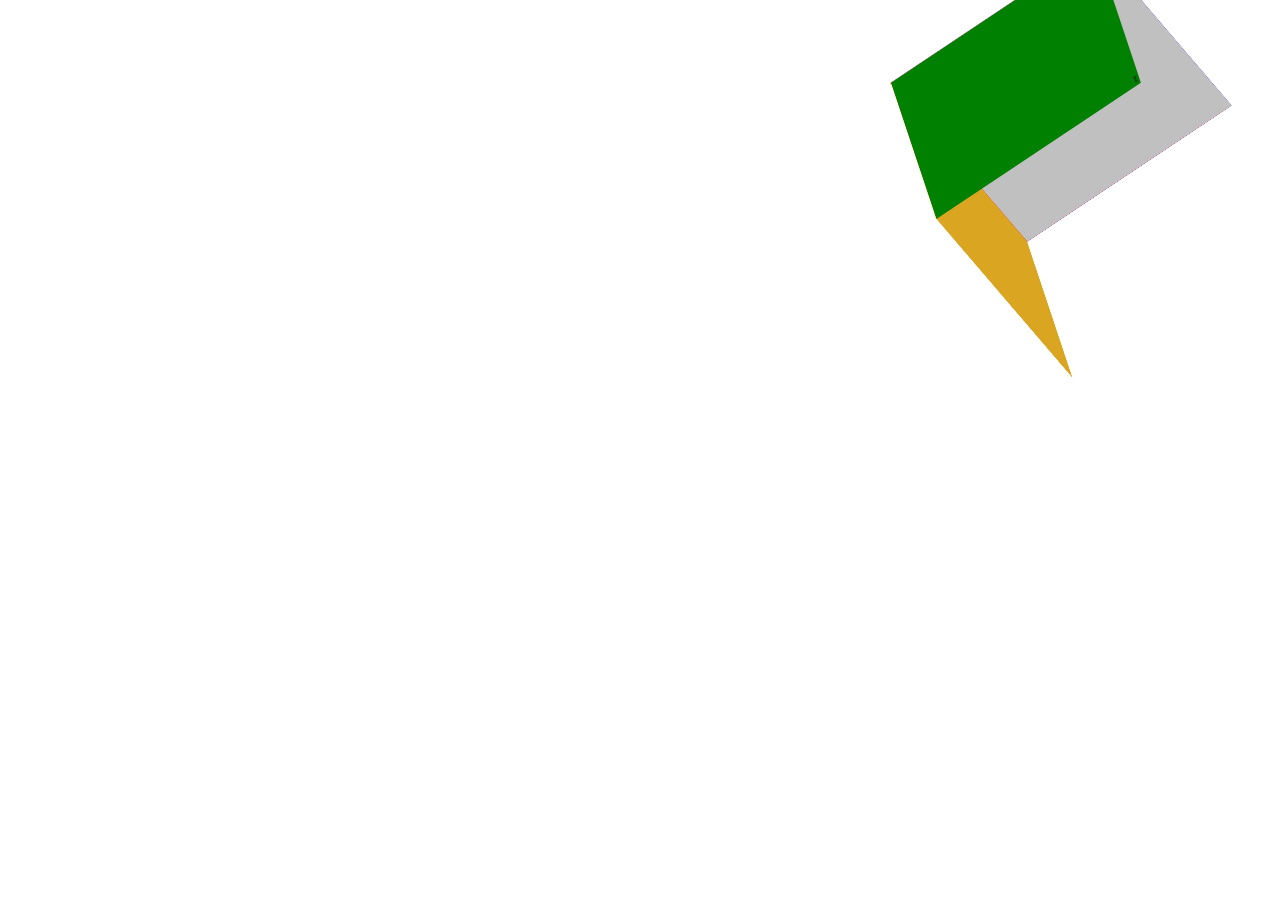
<file: Cube/index.html>
<!DOCTYPE html>
<!--[if lt IE 7]>      <html class="no-js lt-ie9 lt-ie8 lt-ie7"> <![endif]-->
<!--[if IE 7]>         <html class="no-js lt-ie9 lt-ie8"> <![endif]-->
<!--[if IE 8]>         <html class="no-js lt-ie9"> <![endif]-->
<!--[if gt IE 8]><!--> <html class="no-js"> <!--<![endif]-->
    <head>
        <meta charset="utf-8">
        <meta http-equiv="X-UA-Compatible" content="IE=edge">
        <title></title>
        <meta name="description" content="">
        <meta name="viewport" content="width=device-width, initial-scale=1">

        <!-- Place favicon.ico and apple-touch-icon.png in the root directory -->

        <link rel="stylesheet" href="css/normalize.css">
        <link rel="stylesheet" href="css/main.css">
        <script src="js/vendor/modernizr-2.6.2.min.js"></script>
    </head>
    <body>
        <div class="wrap">
            <div class="cube">
                <div class="face size1">1</div>
                <div class="face size2">2</div>
                <div class="face size3">3</div>
                <div class="face size4">4</div>
                <div class="face size5">5</div>
            </div>
        </div>

        <script src="//ajax.googleapis.com/ajax/libs/jquery/1.10.2/jquery.min.js"></script>
        <script>window.jQuery || document.write('<script src="js/vendor/jquery-1.10.2.min.js"><\/script>')</script>
        <script src="js/plugins.js"></script>
        <script src="js/main.js"></script>

        <!-- Google Analytics: change UA-XXXXX-X to be your site's ID. -->
        <script>
            (function(b,o,i,l,e,r){b.GoogleAnalyticsObject=l;b[l]||(b[l]=
            function(){(b[l].q=b[l].q||[]).push(arguments)});b[l].l=+new Date;
            e=o.createElement(i);r=o.getElementsByTagName(i)[0];
            e.src='//www.google-analytics.com/analytics.js';
            r.parentNode.insertBefore(e,r)}(window,document,'script','ga'));
            ga('create','UA-XXXXX-X');ga('send','pageview');
        </script>
    </body>
</html>
</file>
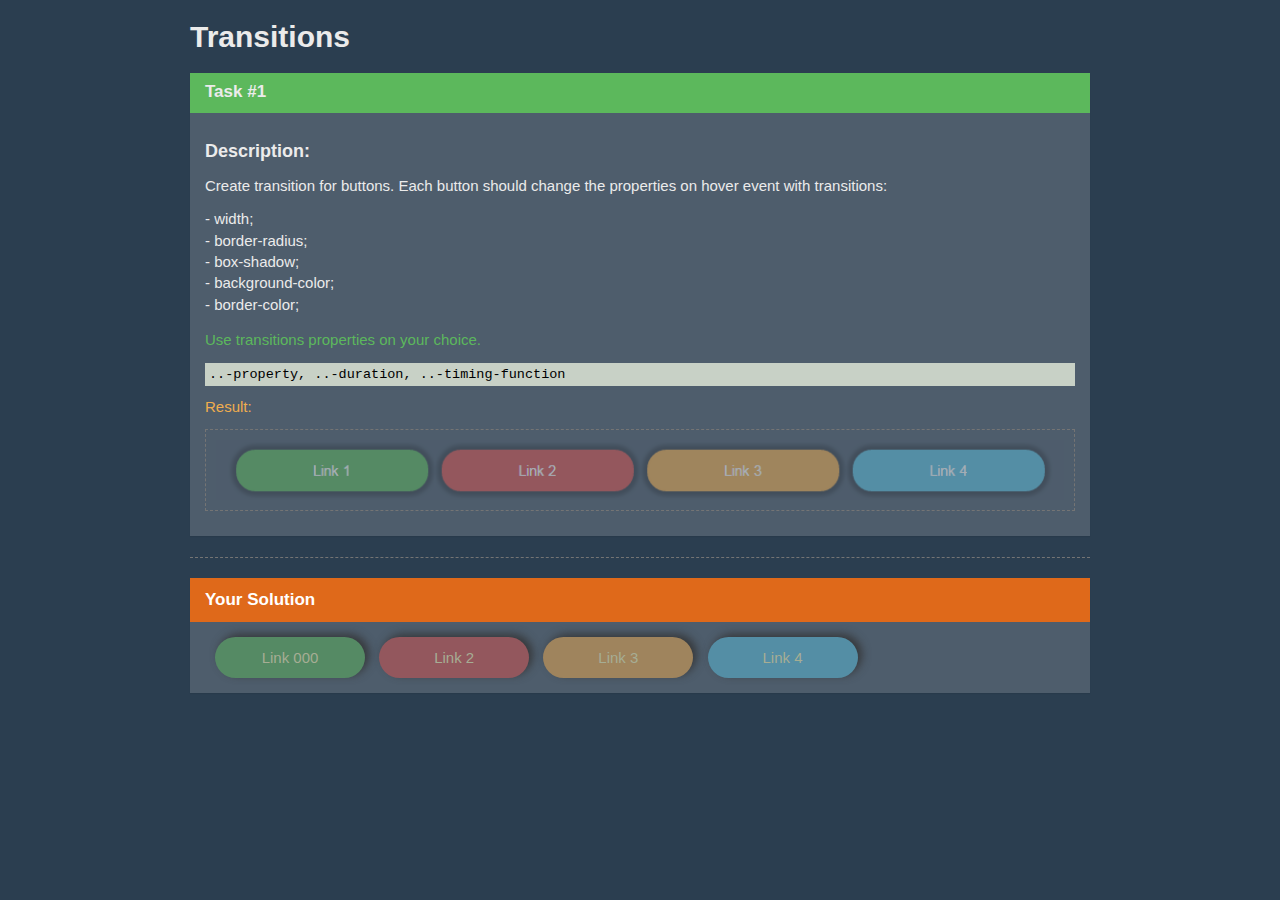
<file: Animation/task-01.html>
<!DOCTYPE html>
<html lang="en">
<head>
  <meta charset="utf-8">
  <title>Animation, Transitions, Transforms</title>
  <link media="all" rel="stylesheet" href="css/basicstyles/bootstrap.css">
  <link media="all" rel="stylesheet" href="css/basicstyles/all.css">
  <link media="all" rel="stylesheet" href="css/task-01.css">
  <script src="js/jquery-1.8.3.min.js"></script>
  <script src="js/main.js"></script>
</head>
<body>
<!-- wrapper -->
<div id="wrapper">
  <!-- header -->
  <header>
    <h1>Transitions</h1>
  </header>
  <!-- main -->
  <div id="main">
    <div class="panel panel-success">
      <div class="panel-heading">
        <h2 class="panel-title">Task #1</h2>
      </div>
      <div class="panel-body">
        <h3>Description:</h3>
        <p>Create transition for buttons.
          Each button should change the properties on hover event with transitions:</p>
          <ul>
            <li> - width;</li>
            <li>- border-radius;</li>
            <li> - box-shadow;</li>
            <li>- background-color;</li>
            <li> - border-color;</li>
          </ul>
        <p  class="text-success">Use transitions properties on your choice.</p>
        <code>
          ..-property, ..-duration, ..-timing-function
        </code>
        <p class="text-warning">Result:</p>
        <div class="example-result">
          <img src="images/img1.png">
        </div>
      </div>
    </div>
  </div>
  <span class="separator"></span>
  <div class="panel panel-primary">
    <div class="panel-heading">
      <h3 class="panel-title">Your Solution</h3>
    </div>
    <div class="panel-body">
      <a class="button btn-green">Link 000</a>
      <a class="button btn-red">Link 2</a>
      <a class="button btn-yellow">Link 3</a>
      <a class="button btn-blue">Link 4</a>
    </div>
  </div>
  <footer>
    <!-- there will be footer -->
  </footer>
</div>
</body>
</html>
</file>
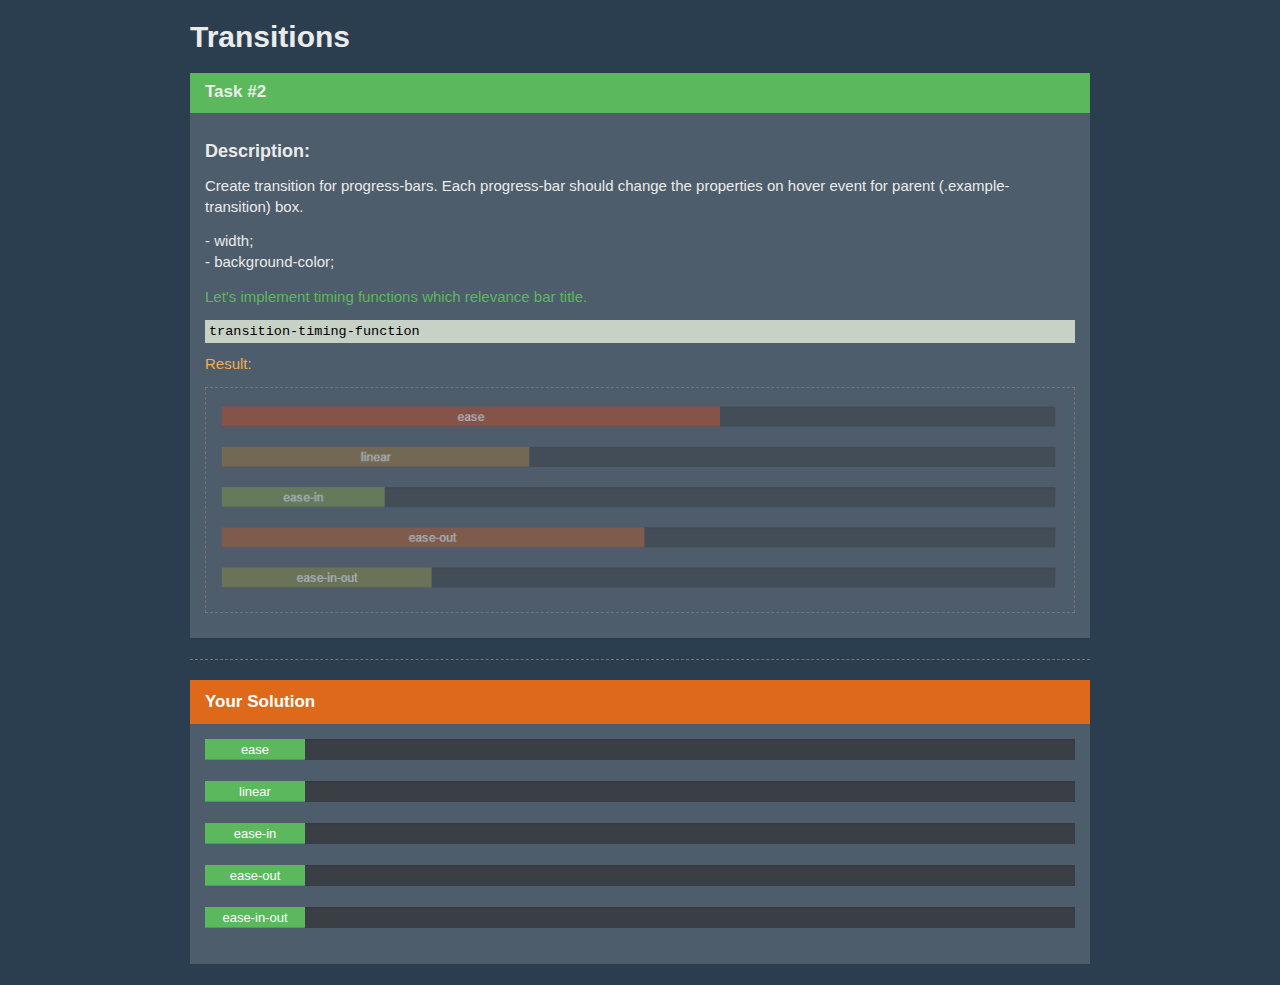
<file: Animation/task-02.html>
<!DOCTYPE html>
<html lang="en">
<head>
  <meta charset="utf-8">
  <title>Animation, Transitions, Transforms</title>
  <link media="all" rel="stylesheet" href="css/basicstyles/bootstrap.css">
  <link media="all" rel="stylesheet" href="css/basicstyles/all.css">
  <link media="all" rel="stylesheet" href="css/task-02.css">
  <script src="js/jquery-1.8.3.min.js"></script>
  <script src="js/main.js"></script>
</head>
<body>
<!-- wrapper -->
<div id="wrapper">
  <!-- header -->
  <header>
    <h1>Transitions</h1>
  </header>
  <!-- main -->
  <div id="main">
    <div class="panel panel-success">
      <div class="panel-heading">
        <h2 class="panel-title">Task #2</h2>
      </div>
      <div class="panel-body">
        <h3>Description:</h3>
        <p>Create transition for progress-bars.
          Each  progress-bar should change the properties on hover event for parent (.example-transition) box.</p>
        <ul>
          <li> - width;</li>
          <li>- background-color;</li>
        </ul>
        <p class="text-success">Let's implement timing functions which relevance bar title.</p>
        <code>
          transition-timing-function
        </code>
        <p class="text-warning">Result:</p>
        <div class="example-result">
          <img src="images/img2.png">
        </div>
      </div>
    </div>
  </div>
  <span class="separator"></span>
  <div class="panel panel-primary">
    <div class="panel-heading">
      <h3 class="panel-title">Your Solution</h3>
    </div>
    <div class="panel-body">
      <div class="example-transition">
        <div class="progress">
          <div class="progress-bar progress-bar-success ease">ease</div>
        </div>
        <div class="progress">
          <div class="progress-bar progress-bar-success linear">linear</div>
        </div>
        <div class="progress">
          <div class="progress-bar progress-bar-success easein">ease-in</div>
        </div>
        <div class="progress">
          <div class="progress-bar progress-bar-success easeout">ease-out</div>
        </div>
        <div class="progress">
          <div class="progress-bar progress-bar-success easeinout">ease-in-out</div>
        </div>
      </div>
    </div>
  </div>
  <footer>
    <!-- there will be footer -->
  </footer>
</div>
</body>
</html>
</file>
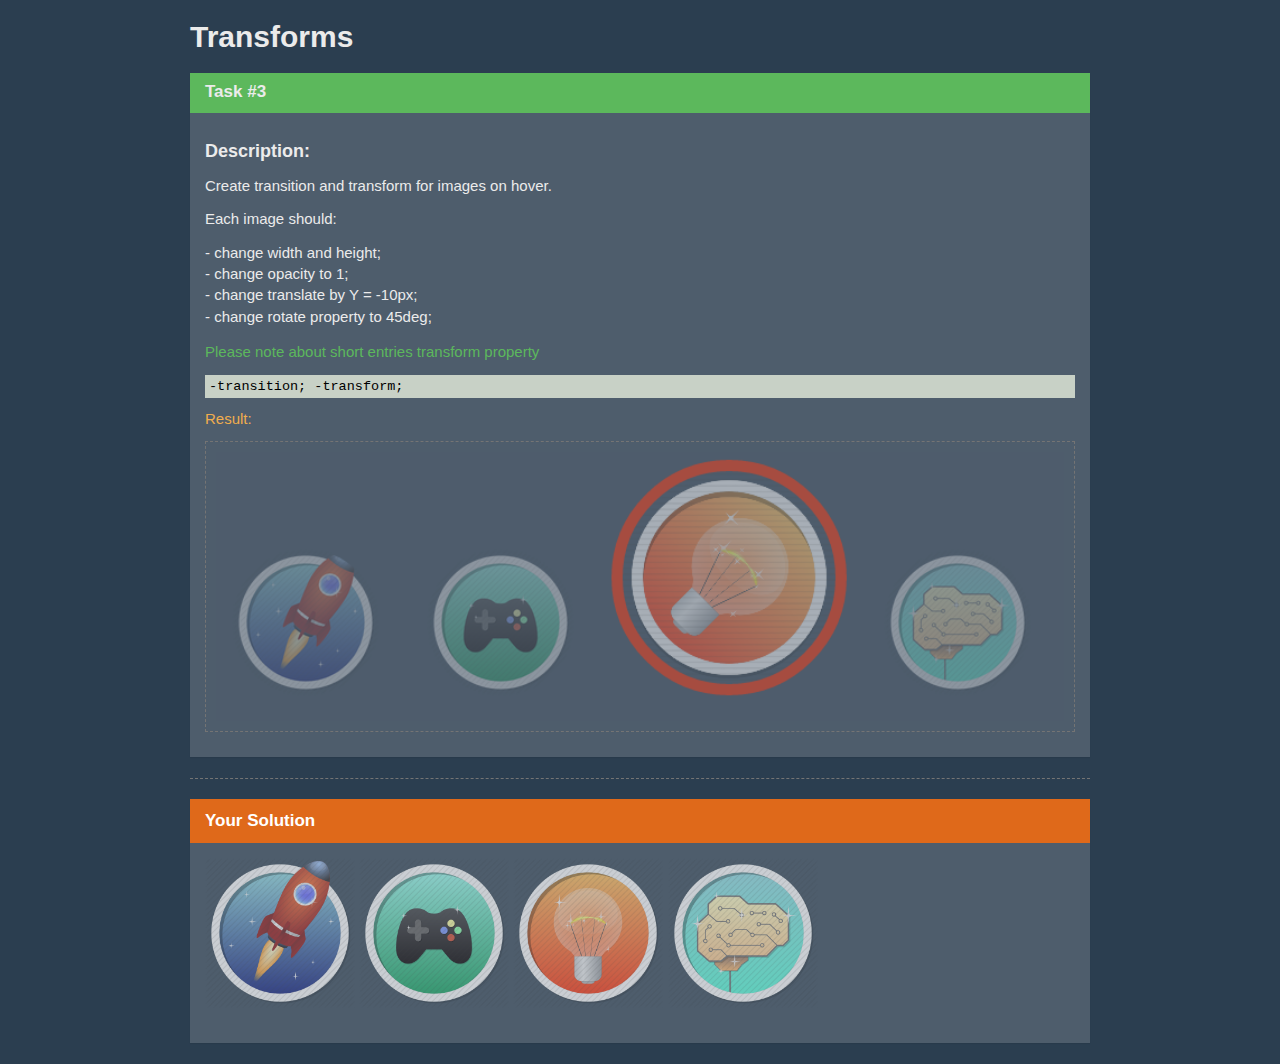
<file: Animation/task-03.html>
<!DOCTYPE html>
<html lang="en">
<head>
  <meta charset="utf-8">
  <title>Animation, Transitions, Transforms</title>
  <link media="all" rel="stylesheet" href="css/basicstyles/bootstrap.css">
  <link media="all" rel="stylesheet" href="css/basicstyles/all.css">
  <link media="all" rel="stylesheet" href="css/task-03.css">
  <script src="js/jquery-1.8.3.min.js"></script>
  <script src="js/main.js"></script>
</head>
<body>
<!-- wrapper -->
<div id="wrapper">
  <!-- header -->
  <header>
    <h1>Transforms</h1>
  </header>
  <!-- main -->
  <div id="main">
    <div class="panel panel-success">
      <div class="panel-heading">
        <h2 class="panel-title">Task #3</h2>
      </div>
      <div class="panel-body">
        <h3>Description:</h3>
        <p>Create transition and transform for images on hover.</p>
        <p>Each image should:</p>
        <ul>
          <li>- change width and height;</li>
          <li>- change opacity to 1;</li>
          <li>- change translate by Y = -10px;</li>
          <li>- change rotate property to 45deg;</li>
        </ul>
        <p class="text-success">Please note about short entries transform property</p>
        <code>
          -transition; -transform;
        </code>
        <p class="text-warning">Result:</p>
        <div class="example-result">
          <img src="images/img3.png">
        </div>
      </div>
    </div>
  </div>
  <span class="separator"></span>
  <div class="panel panel-primary">
    <div class="panel-heading">
      <h3 class="panel-title">Your Solution</h3>
    </div>
    <div class="panel-body">
        <ul class="animation-list">
          <li><img src="images/missile-512.png" width="150px" height="150px"></li>
          <li><img src="images/joystick-512.png" width="150px" height="150px"></li>
          <li><img src="images/lamp-512.png" width="150px" height="150px"></li>
          <li><img src="images/brain-512.png" width="150px" height="150px"></li>
        </ul>
    </div>
  </div>
  <footer>
    <!-- there will be footer -->
  </footer>
</div>
</body>
</html>
</file>
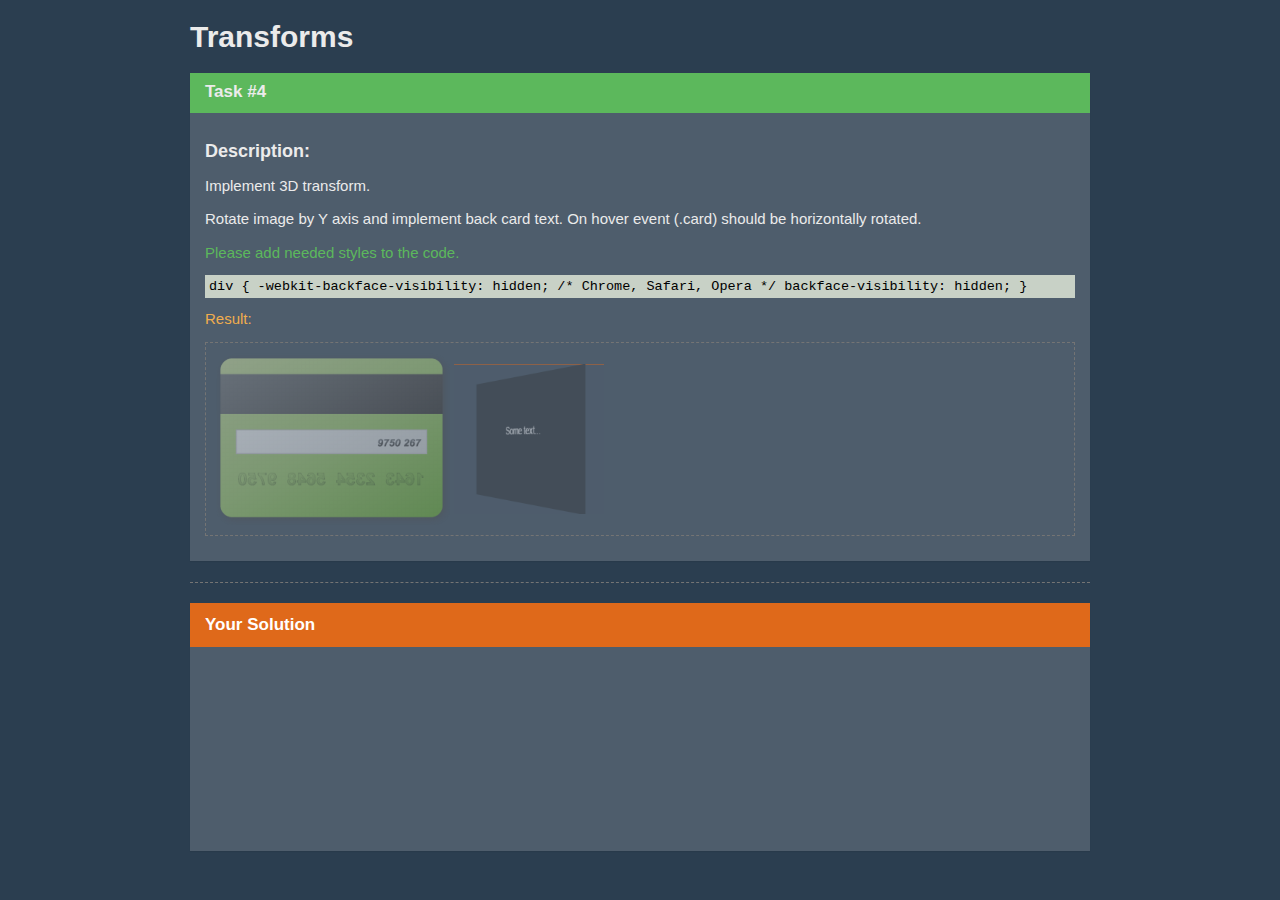
<file: Animation/task-04.html>
<!DOCTYPE html>
<html lang="en">
<head>
  <meta charset="utf-8">
  <title>Animation, Transitions, Transforms</title>
  <link media="all" rel="stylesheet" href="css/basicstyles/bootstrap.css">
  <link media="all" rel="stylesheet" href="css/basicstyles/all.css">
  <link media="all" rel="stylesheet" href="css/task-04.css">
  <script src="js/jquery-1.8.3.min.js"></script>
  <script src="js/main.js"></script>
</head>
<body>
<!-- wrapper -->
<div id="wrapper">
  <!-- header -->
  <header>
    <h1>Transforms</h1>
  </header>
  <!-- main -->
  <div id="main">
    <div class="panel panel-success">
      <div class="panel-heading">
        <h2 class="panel-title">Task #4</h2>
      </div>
      <div class="panel-body">
        <h3>Description:</h3>
        <p>Implement 3D transform.</p>
        <p>Rotate image by Y axis and implement back card text. On hover event (.card) should be horizontally rotated.</p>
        <p class="text-success">Please add needed styles to the code.</p>
        <code>
          div {
            -webkit-backface-visibility: hidden; /* Chrome, Safari, Opera */
            backface-visibility: hidden;
          }
        </code>
        <p class="text-warning">Result:</p>
        <div class="example-result">
          <img src="images/img5.png" style="width:234px; height:172px">
          <img src="images/img4.png" style="width:150px; height:150px">
        </div>
      </div>
    </div>
  </div>
  <span class="separator"></span>
  <div class="panel panel-primary">
    <div class="panel-heading">
      <h3 class="panel-title">Your Solution</h3>
    </div>
    <div class="panel-body">
      <div class="card-container">
        <div class="card">
         <div class="side">

         </div>
          <div class="side back">
              <img src="images/img5.png" alt=""/>
          </div>
          </div>
        </div>
      </div>
    </div>
  </div>
  <footer>
    <!-- there will be footer -->
  </footer>
</div>
</body>
</html>
</file>
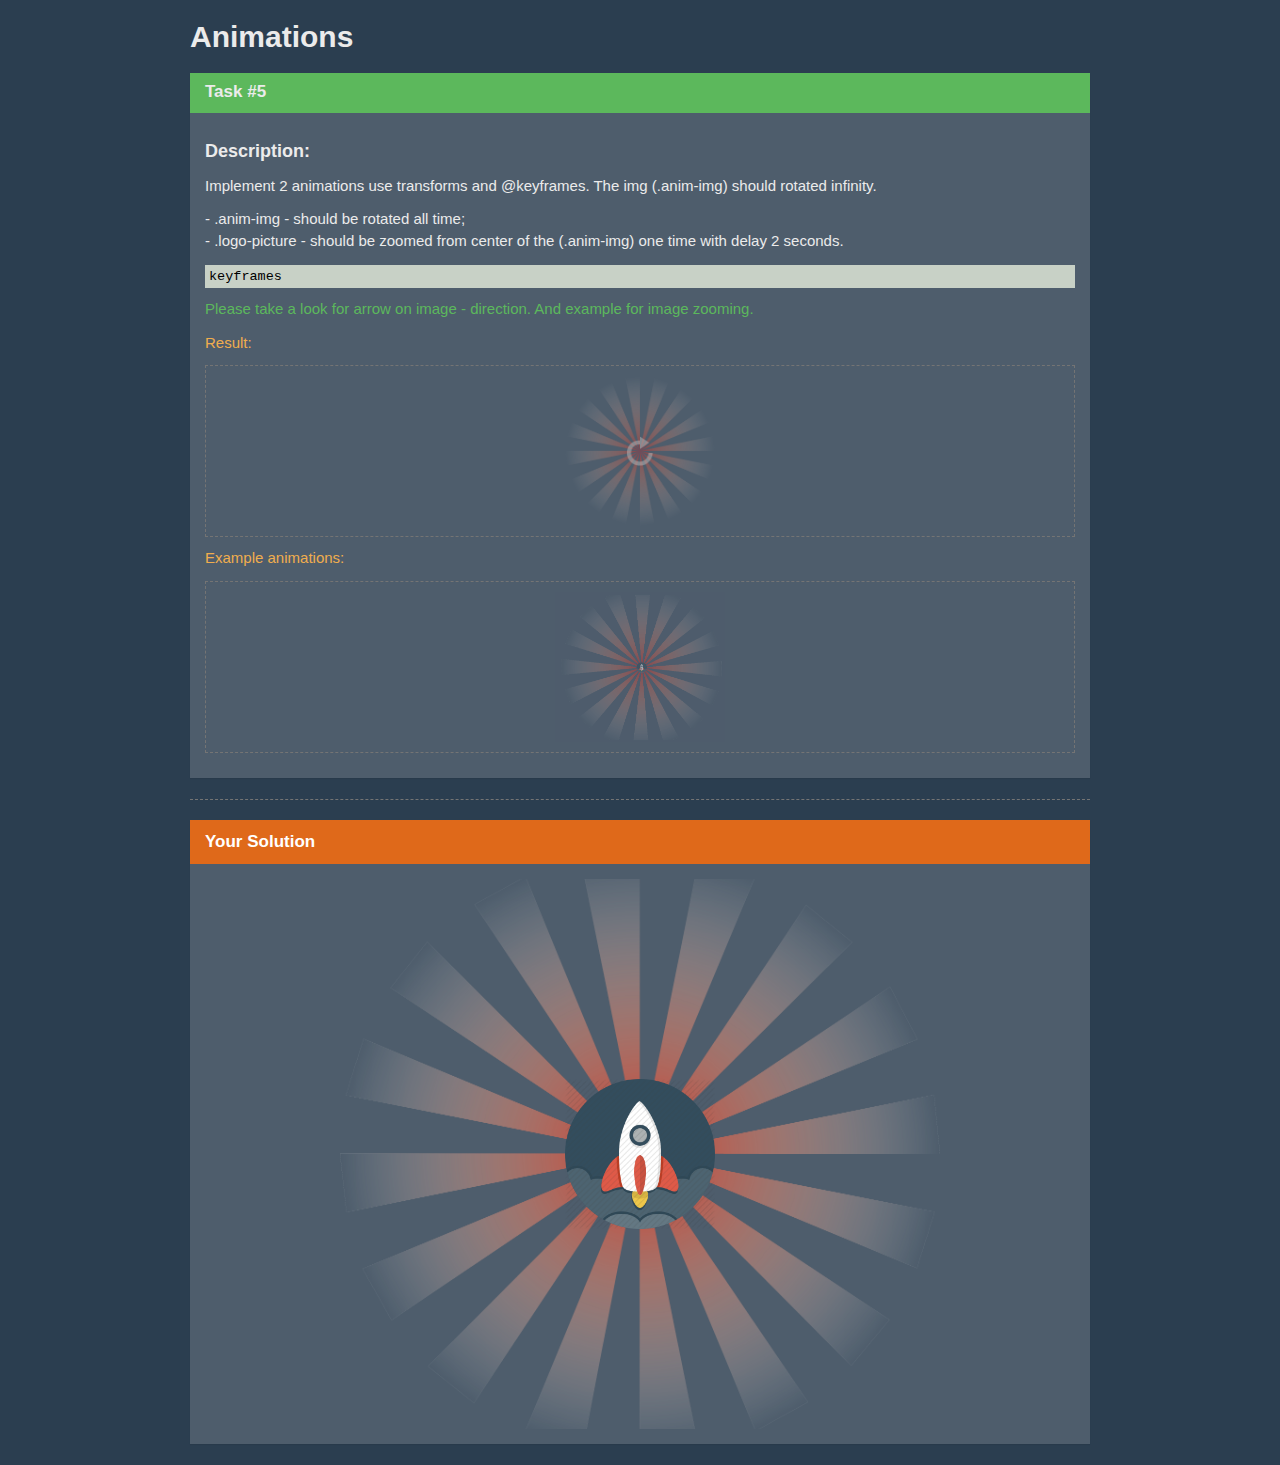
<file: Animation/task-05.html>
<!DOCTYPE html>
<html lang="en">
<head>
  <meta charset="utf-8">
  <title>Animation, Transitions, Transforms</title>
  <link media="all" rel="stylesheet" href="css/basicstyles/bootstrap.css">
  <link media="all" rel="stylesheet" href="css/basicstyles/all.css">
  <link media="all" rel="stylesheet" href="css/task-05.css">
  <script src="js/jquery-1.8.3.min.js"></script>
  <script src="js/main.js"></script>
</head>
<body>
<!-- wrapper -->
<div id="wrapper">
  <!-- header -->
  <header>
    <h1>Animations</h1>
  </header>
  <!-- main -->
  <div id="main">
    <div class="panel panel-success">
      <div class="panel-heading">
        <h2 class="panel-title">Task #5</h2>
      </div>
      <div class="panel-body">
        <h3>Description:</h3>
        <p>Implement 2 animations use transforms and @keyframes. The img (.anim-img) should rotated infinity.</p>
        <ul>
          <li>- .anim-img - should be rotated all time;</li>
          <li>- .logo-picture - should be zoomed from center of the (.anim-img) one time with delay 2 seconds.</li>
        </ul>
        <code>
          keyframes
        </code>
        <p class="text-success">Please take a look for arrow on image - direction. And example for  image zooming.</p>
        <p class="text-warning">Result:</p>
        <div class="example-result" style="text-align: center; position:relative;">
          <img src="images/arrow_circle_right.png" style="width:30px; height:30px; position:absolute; top:50%; left:50%; margin: -15px 0 0 -15px; z-index:99;">
          <img src="images/rays.png" style="width:150px; height:150px">
        </div>
        <p class="text-warning">Example animations:</p>
        <div class="example-result" style="text-align: center; position:relative;">
          <img src="images/anim1.gif" style="width:170px; height:150px">
        </div>
      </div>
    </div>
  </div>
  <span class="separator"></span>
  <div class="panel panel-primary">
    <div class="panel-heading">
      <h3 class="panel-title">Your Solution</h3>
    </div>
    <div class="panel-body">
      <div class="anim-container">
        <img class="logo-picture" src="images/rocket.png" width="100px" height="100px">
        <img class="anim-img" src="images/rays.png" width="600px" height="600px">
      </div>
    </div>
  </div>
  <footer>
    <!-- there will be footer -->
  </footer>
</div>
</body>
</html>
</file>
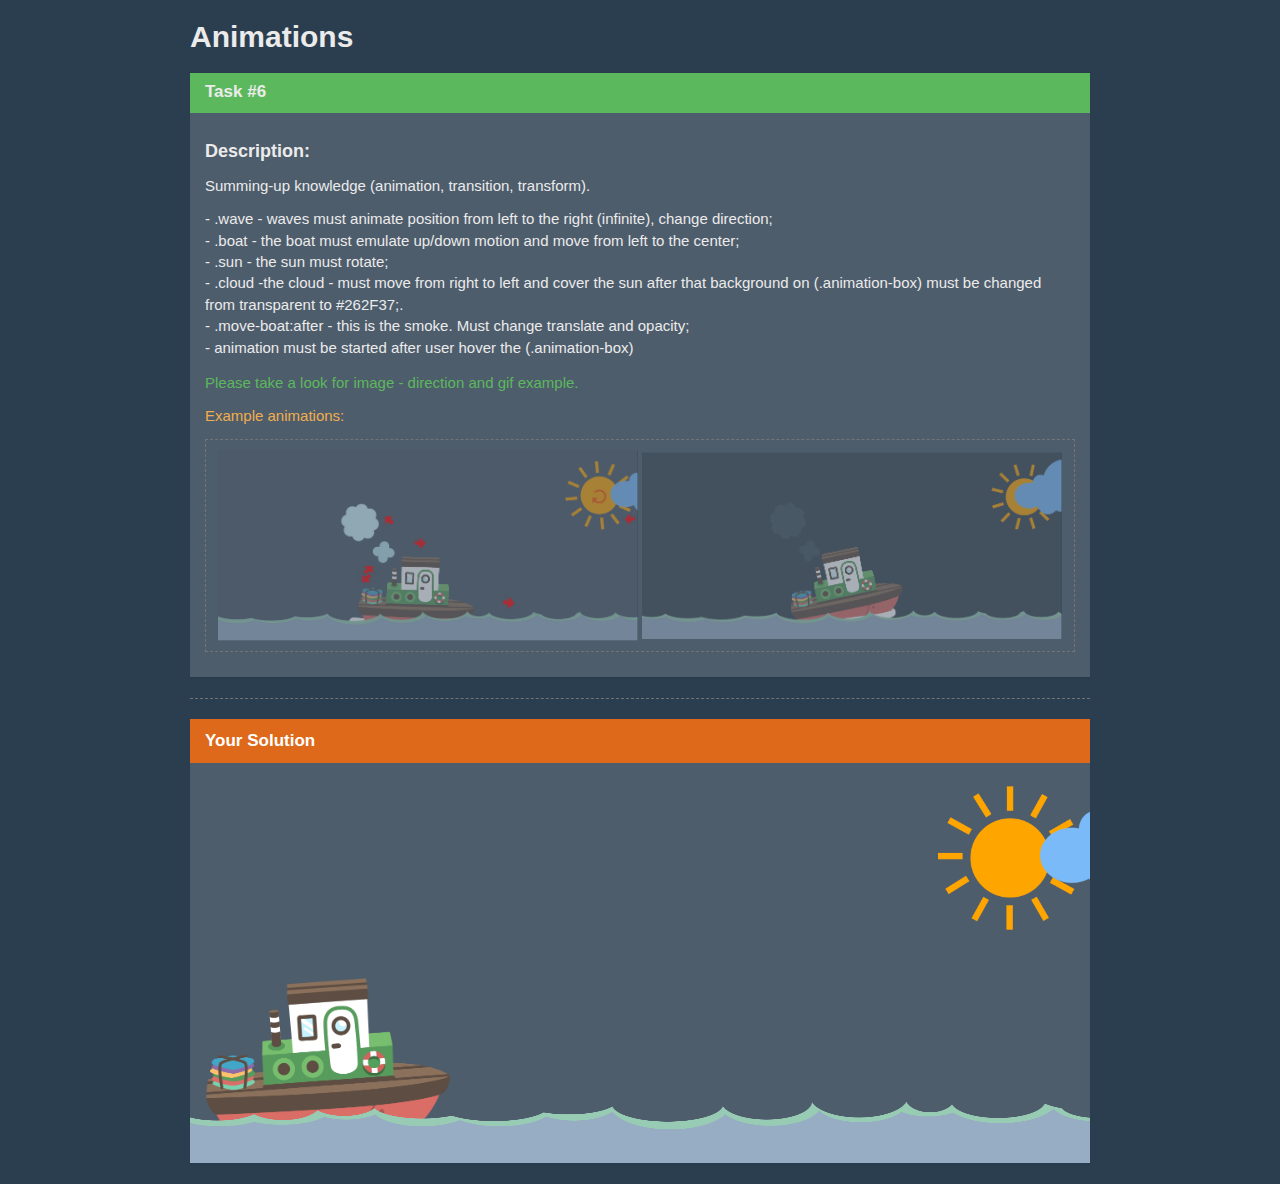
<file: Animation/task-06.html>
<!DOCTYPE html>
<html lang="en">
<head>
  <meta charset="utf-8">
  <title>Animation, Transitions, Transforms</title>
  <link media="all" rel="stylesheet" href="css/basicstyles/bootstrap.css">
  <link media="all" rel="stylesheet" href="css/basicstyles/all.css">
  <link media="all" rel="stylesheet" href="css/task-06.css">
  <script src="js/jquery-1.8.3.min.js"></script>
  <script src="js/main.js"></script>
</head>
<body>
<!-- wrapper -->
<div id="wrapper">
  <!-- header -->
  <header>
    <h1>Animations</h1>
  </header>
  <!-- main -->
  <div id="main">
    <div class="panel panel-success">
      <div class="panel-heading">
        <h2 class="panel-title">Task #6</h2>
      </div>
      <div class="panel-body">
        <h3>Description:</h3>
        <p>Summing-up knowledge (animation, transition, transform).</p>
        <ul>
          <li>- .wave - waves must animate position from left to the right (infinite), change direction;</li>
          <li>- .boat - the boat must emulate up/down motion and move from left to the center;</li>
          <li>- .sun - the sun must rotate;</li>
          <li>- .cloud -the cloud - must move from right to left and cover the sun after that background on (.animation-box) must be changed from transparent to #262F37;.</li>
          <li>- .move-boat:after - this is the smoke. Must change translate and opacity;</li>
          <li>- animation must be started after user hover the (.animation-box)</li>
        </ul>
        <p class="text-success">Please take a look for  image - direction and gif example. </p>
        <p class="text-warning">Example animations:</p>
        <div class="example-result" style="text-align: center; position:relative;">
          <img src="images/descr1.png" style="width:420px; height:auto">
          <img src="images/anim2.gif" style="width:420px; height:auto">
        </div>
      </div>
    </div>
  </div>
  <span class="separator"></span>
  <div class="panel panel-primary">
    <div class="panel-heading">
      <h3 class="panel-title">Your Solution</h3>
    </div>
    <div class="panel-body animation-box" style="min-height:400px; position: relative; overflow:hidden;">
      <img class="cloud" src="images/cloud-hi.png" style="width:200px; height:auto">
      <img class="sun" src="images/sun.png" style="width:160px; height:auto">
      <div class="move-boat">
          <img class="boat" src="images/boat.png" style="width:260px; height:auto">
        </div>
      <img class="wave" src="images/wave.png">
  </div>
  <footer>
    <!-- there will be footer -->
  </footer>
</div>
</body>
</html>
</file>
<file: Cube/css/main.css>
/*! HTML5 Boilerplate v4.3.0 | MIT License | http://h5bp.com/ */

/*
 * What follows is the result of much research on cross-browser styling.
 * Credit left inline and big thanks to Nicolas Gallagher, Jonathan Neal,
 * Kroc Camen, and the H5BP dev community and team.
 */

/* ==========================================================================
   Base styles: opinionated defaults
   ========================================================================== */

html,
button,
input,
select,
textarea {
    color: #222;
}

html {
    font-size: 1em;
    line-height: 1.4;
}

/*
 * Remove text-shadow in selection highlight: h5bp.com/i
 * These selection rule sets have to be separate.
 * Customize the background color to match your design.
 */

::-moz-selection {
    background: #b3d4fc;
    text-shadow: none;
}

::selection {
    background: #b3d4fc;
    text-shadow: none;
}

/*
 * A better looking default horizontal rule
 */

hr {
    display: block;
    height: 1px;
    border: 0;
    border-top: 1px solid #ccc;
    margin: 1em 0;
    padding: 0;
}

/*
 * Remove the gap between images, videos, audio and canvas and the bottom of
 * their containers: h5bp.com/i/440
 */

audio,
canvas,
img,
video {
    vertical-align: middle;
}

/*
 * Remove default fieldset styles.
 */

fieldset {
    border: 0;
    margin: 0;
    padding: 0;
}

/*
 * Allow only vertical resizing of textareas.
 */

textarea {
    resize: vertical;
}

/* ==========================================================================
   Browse Happy prompt
   ========================================================================== */

.browsehappy {
    margin: 0.2em 0;
    background: #ccc;
    color: #000;
    padding: 0.2em 0;
}

/* ==========================================================================
   Author's custom styles
   ========================================================================== */

















/* ==========================================================================
   Helper classes
   ========================================================================== */

/*
 * Image replacement
 */

.ir {
    background-color: transparent;
    border: 0;
    overflow: hidden;
    /* IE 6/7 fallback */
    *text-indent: -9999px;
}

.ir:before {
    content: "";
    display: block;
    width: 0;
    height: 150%;
}

/*
 * Hide from both screenreaders and browsers: h5bp.com/u
 */

.hidden {
    display: none !important;
    visibility: hidden;
}

/*
 * Hide only visually, but have it available for screenreaders: h5bp.com/v
 */

.visuallyhidden {
    border: 0;
    clip: rect(0 0 0 0);
    height: 1px;
    margin: -1px;
    overflow: hidden;
    padding: 0;
    position: absolute;
    width: 1px;
}

/*
 * Extends the .visuallyhidden class to allow the element to be focusable
 * when navigated to via the keyboard: h5bp.com/p
 */

.visuallyhidden.focusable:active,
.visuallyhidden.focusable:focus {
    clip: auto;
    height: auto;
    margin: 0;
    overflow: visible;
    position: static;
    width: auto;
}

/*
 * Hide visually and from screenreaders, but maintain layout
 */

.invisible {
    visibility: hidden;
}

/*
 * Clearfix: contain floats
 *
 * For modern browsers
 * 1. The space content is one way to avoid an Opera bug when the
 *    `contenteditable` attribute is included anywhere else in the document.
 *    Otherwise it causes space to appear at the top and bottom of elements
 *    that receive the `clearfix` class.
 * 2. The use of `table` rather than `block` is only necessary if using
 *    `:before` to contain the top-margins of child elements.
 */

.clearfix:before,
.clearfix:after {
    content: " "; /* 1 */
    display: table; /* 2 */
}

.clearfix:after {
    clear: both;
}

/*
 * For IE 6/7 only
 * Include this rule to trigger hasLayout and contain floats.
 */

.clearfix {
    *zoom: 1;
}

/* ==========================================================================
   EXAMPLE Media Queries for Responsive Design.
   These examples override the primary ('mobile first') styles.
   Modify as content requires.
   ========================================================================== */

@media only screen and (min-width: 35em) {
    /* Style adjustments for viewports that meet the condition */
}

@media print,
       (-o-min-device-pixel-ratio: 5/4),
       (-webkit-min-device-pixel-ratio: 1.25),
       (min-resolution: 120dpi) {
    /* Style adjustments for high resolution devices */
}

/* ==========================================================================
   Print styles.
   Inlined to avoid required HTTP connection: h5bp.com/r
   ========================================================================== */

@media print {
    * {
        background: transparent !important;
        color: #000 !important; /* Black prints faster: h5bp.com/s */
        box-shadow: none !important;
        text-shadow: none !important;
    }

    a,
    a:visited {
        text-decoration: underline;
    }

    a[href]:after {
        content: " (" attr(href) ")";
    }

    abbr[title]:after {
        content: " (" attr(title) ")";
    }

    /*
     * Don't show links for images, or javascript/internal links
     */

    .ir a:after,
    a[href^="javascript:"]:after,
    a[href^="#"]:after {
        content: "";
    }

    pre,
    blockquote {
        border: 1px solid #999;
        page-break-inside: avoid;
    }

    thead {
        display: table-header-group; /* h5bp.com/t */
    }

    tr,
    img {
        page-break-inside: avoid;
    }

    img {
        max-width: 100% !important;
    }

    @page {
        margin: 0.5cm;
    }

    p,
    h2,
    h3 {
        orphans: 3;
        widows: 3;
    }

    h2,
    h3 {
        page-break-after: avoid;
    }
}
</file>
<file: Animation/css/basicstyles/all.css>
* {
  margin: 0;
  padding: 0;
}

ul, ol, dl, p, h1, h2, h3, h4, h5, h6, address, form, table, blockquote, applet, embed, object, iframe, frameset {
  margin: 0 0 14px;
}

div, span, applet, embed, object, iframe, frameset,
p, q, blockquote, sub, sup, a, abbr, acronym, font, img, small, center,
h1, h2, h3, h4, h5, h6, b, strong, big, u, ins,
i, cite, em, var, dfn, address, s, strike, del,
dl, dt, dd, ol, ul, li, pre, code, kbd, samp, tt,
fieldset, legend, form, label, table, caption, tbody, tfoot, thead, tr, th, td,
article, aside, canvas, details, figcaption, figure, footer, header,
hgroup, menu, nav, section, summary, time, mark, audio, video {
  border: 0;
  background: none;
}
code{
  background: #c8d1c6;
  display: block;
  color:#000;
  margin-bottom:10px;
}
body {
  -webkit-text-size-adjust: 100%;
  -ms-text-size-adjust: none;
}

a {
  text-decoration: underline;
  color: #000;
}

a:hover {
  text-decoration: none;
}

a:active {
  background-color: transparent;
}

input, textarea, select {
  font: 100% arial, sans-serif;
  vertical-align: middle;
  color: #000;
  overflow: auto;
}

label {
  vertical-align: middle;
}

button, input {
  width: auto;
  overflow: visible;
}

h1, h2, h3, h4, h5, h6, b, strong, th {
  font-weight: bold;
}

h1 {
  font-size: 200%;
}

h2 {
  font-size: 150%;
}

h3 {
  font-size: 120%;
}

h4 {
  font-size: 110%;
}

h5 {
  font-size: 100%;
}

h6 {
  font-size: 90%;
}

i, cite, em, var, dfn, address {
  font-style: italic;
}

u, ins {
  text-decoration: underline;
}

s, strike, del {
  text-decoration: line-through;
}

blockquote, blockquote:before, blockquote:after, q, q:before, q:after {
  quotes: none;
}

blockquote:before, blockquote:after, q:before, q:after {
  content: '';
}

table, caption, tbody, tfoot, thead, tr, th, td {
  border-collapse: collapse;
  border-spacing: 0;
}

th, td {
  border: 1px solid #ccc;
  padding: 3px 7px;
  text-align: left;
  vertical-align: top;
}

th {
  border-color: #999;
  text-align: center;
  vertical-align: middle;
}

ul li {
  list-style-type: none;
}

input[type="image"] {
  padding: 0;
  border: none;
}

input[type=text], input[type=password], input[type=file], input[type=submit], textarea {
  -webkit-appearance: none;
}

header, footer, article, section, hgroup, nav, figure {
  display: block;
}

figure {
  margin: 0;
  padding: 0;
}
#wrapper{
	width:900px;
	margin:0 auto;
}
h1{
  margin:20px 0;
}
p{
  margin:0 0 12px;
}
h3{
  margin:12px 0;
  font-size:18px;
  line-height: 23px;
}
.separator{
  display: block;
  border-top:1px dashed #747474;
  padding-bottom:20px;
}
.button{
  border:1px solid #f1ede9;
  padding:10px 0;
  color:#fff;
  text-decoration:none;
  display:inline-block;
  width:150px;
  text-align: center;
  margin-left:10px;
}
.button:hover{
  color:#fff;
  cursor: pointer;
}
.example-result{
  border:1px dashed #747474;
  padding: 10px;
  margin: 0 0 10px;
}
.example-result img{
  width:100%;
  height:auto;
  opacity:0.5;
  -webkit-transition: opacity 1s linear;
  transition: opacity 0.5s  linear;
}
.example-result img:hover{
  opacity:1;
}
.progress-bar.progress-bar-success{
  min-width:100px;
}
#wrapper .progress{
  background-color:#393F45 !important;
}
</file>
<file: Animation/css/task-01.css>
.panel-body a{
    color:#A6AD94;
    border-radius: 26px;
    padding-left:3em;
    padding-right:3em;
    border: none;
    -webkit-box-shadow: 4px -3px 8px 0px rgba(50, 50, 50, 0.85);
    -moz-box-shadow:    4px -3px 8px 0px rgba(50, 50, 50, 0.85);
    box-shadow:         4px -3px 8px 0px rgba(50, 50, 50, 0.85);
    -webkit-transition:all 1s ;
}
.panel-body a:hover{
    width: 20%;
    -webkit-box-shadow: -10px 13px 8px 0px rgba(50, 50, 50, 0.85);
    -moz-box-shadow:    -10px 13px 8px 0px rgba(50, 50, 50, 0.85);
    box-shadow:         -10px 13px 8px 0px rgba(50, 50, 50, 0.85);
    border-radius: 20px;
}
.panel-body>a:before
{   content: '';
    display: table;
    -webkit-box-shadow: -6px 8px 8px 0px rgba(50, 50, 50, 0.85);
    -moz-box-shadow:    -6px 8px 8px 0px rgba(50, 50, 50, 0.85);
    box-shadow:         -6px 8px 8px 0px rgba(50, 50, 50, 0.85);
}
.panel-body>a:nth-child(1){
    background-color: #558A64;
}
.panel-body>a:nth-child(1):hover{
    background-color: #5CB85C;
}
.panel-body>a:nth-child(2){
    background: #93575D;
}
.panel-body>a:nth-child(2):hover{
    background-color:#D9534F ;
}
.panel-body>a:nth-child(3){
    background-color: #9F845D;
}
.panel-body>a:nth-child(3):hover{
    background-color:#F0AD4E ;
}
.panel-body>a:nth-child(4){
    background: #548EA5;
}
.panel-body>a:nth-child(4):hover{
    background-color:#5BC0DE ;
}
</file>
<file: Animation/css/task-02.css>
.ease:hover{
  background: #855348;
    width: 500px;
    -webkit-transition:all 4s ease;
}
.linear:hover{
    background: #736853;
    width: 350px;
    -webkit-transition:all 4s linear;
}
.easein:hover{
    background: #65785B;
    width: 165px;
    -webkit-transition:all 4s ease-in;
}
.easeout:hover{
    background:#7E5B4C ;
    width: 400px;
    -webkit-transition:all 4s ease-out;
}
.easeinout:hover{
    background:#697358 ;
    width: 250px;
    -webkit-transition:all 4s ease-in-out;
}
</file>
<file: Animation/css/task-03.css>
.animation-list li{
  display: inline-block;
  margin:0;
}
.animation-list li img {
  display: block;
  opacity:0.7;
}

.animation-list{


}
.animation-list li img:hover{
    opacity:1;
    width: 300px;
    height: 300px;
    transform:rotate(45deg);
    padding: 5px;
    border: 10px solid red;
    border-radius: 50%;
    transition:all 0.5s linear;

}
</file>
<file: Animation/css/task-04.css>
.card-container {
    height: 174px;
    perspective: 600px;
    position: relative;
    width: 238px;
}
.card {
    height: 100%;
    position: absolute;
    width: 100%;
    transform-style: preserve-3d;
    transition: transform 1s;
    transform: rotateY( 180deg );
}
.card .side {
    backface-visibility: hidden;
    height: 100%;
    position: absolute;
    width: 100%;
    transform: rotateY( 25deg );
}
.card .back {
    background: #393F45;
    color: #fff;
    line-height: 150px;
    text-align: center;
    font-size:15px;
}
/*Your code*/
</file>
<file: Animation/css/task-05.css>
.anim-container{
  position: relative;
  overflow: hidden;
  height:550px;
}
.anim-img{
  position: absolute;
  top:50%;
  left:50%;
  margin:-300px 0 0 -300px;
}
.logo-picture{
  position: absolute;
  top:50%;
  left:50%;
  margin:-50px 0 0 -50px;
  z-index:1;
  -moz-transform: scale(1.5);
  -webkit-transform: scale(1.5);
  -o-transform: scale(1.5);
  -ms-transform: scale(1.5);
  transform: scale(1.5);
}
/* Your code */
</file>
<file: Animation/css/task-06.css>
.move-boat:after {
  content: "";
  display: block;
  width: 120px;
  height: 120px;
  background: url('../images/steam.png') no-repeat;
  background-size: 120px;
  position: absolute;
  top: -50%;
  left: -5%;
  opacity: 0;
}
.move-boat{
  position: absolute;
  bottom:10px;
  -webkit-transition: left 2s linear;
  transition: left 2s ease-in;
  left:0;
}
.wave{
  position: absolute;
  bottom:0;
  width: 1600px;
  height:150px;
  left:-50%;
}
.sun {
  position: absolute;
  right:0;
}
.cloud{
  position: absolute;
  right:-150px;
  z-index:1;
}
/* Write your code */
</file>
